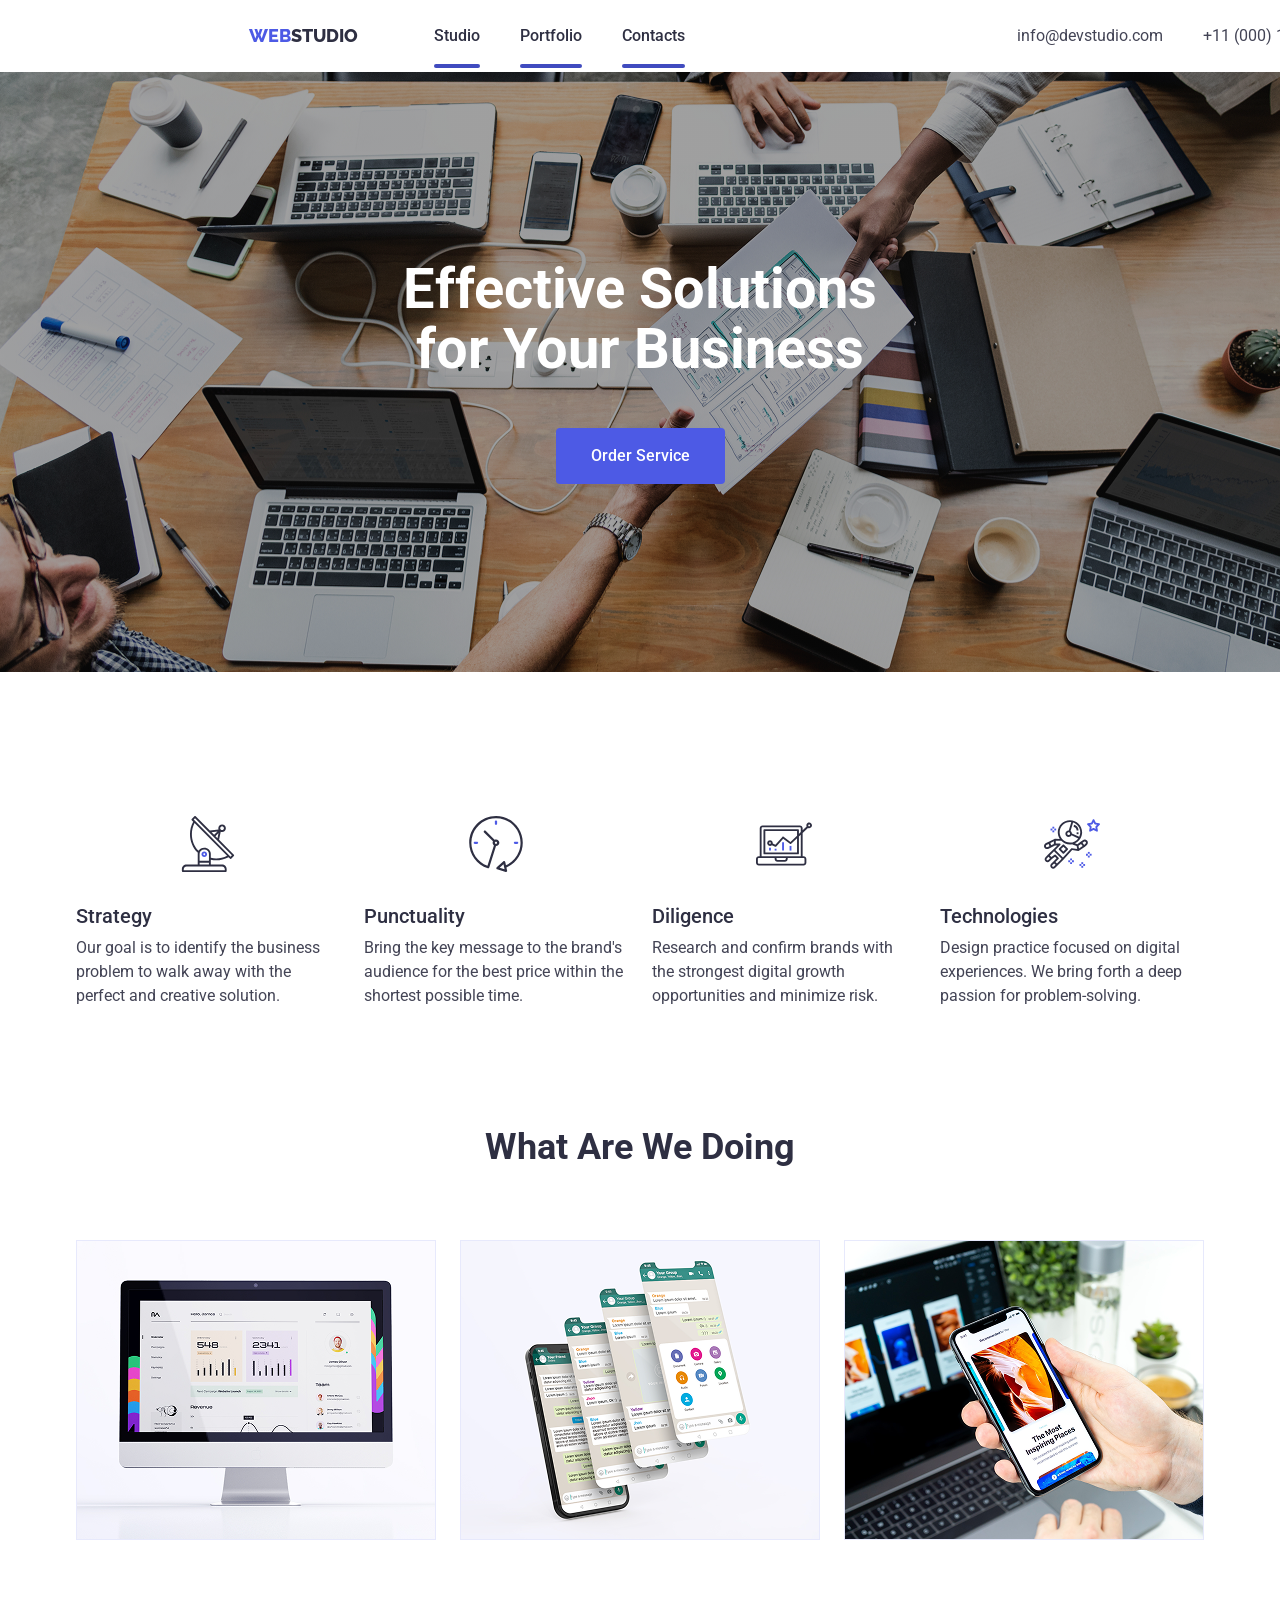
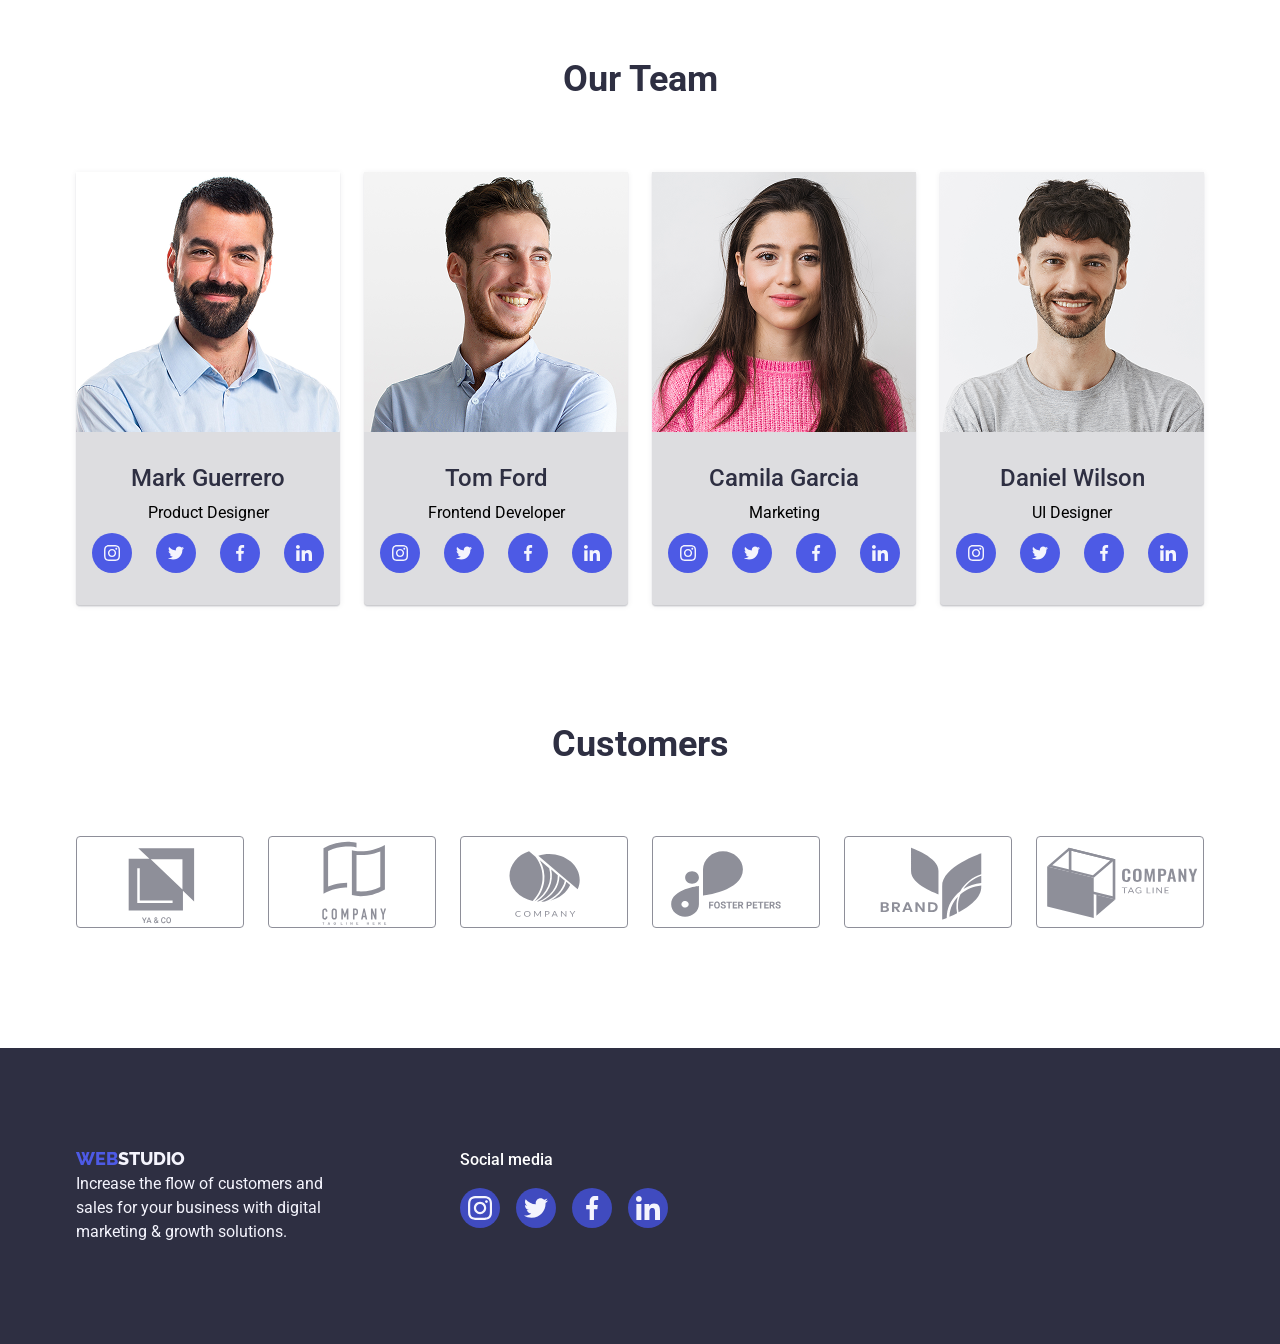
<file: index.html>
<!doctype html>
<html lang="en">
  <head>
    <meta charset="UTF-8" />
    <meta name="viewport" content="width=device-width, initial-scale=1.0" />
    <title>WebStudio</title>
    <link rel="preconnect" href="https://fonts.googleapis.com" />
    <link rel="preconnect" href="https://fonts.gstatic.com" crossorigin />
    <link
      href="https://fonts.googleapis.com/css2?family=Raleway:ital,wght@0,100..900;1,100..900&family=Roboto:ital,wght@0,100..900;1,100..900&display=swap"
      rel="stylesheet"
    />
    <link
      rel="stylesheet"
      href="https://cdnjs.cloudflare.com/ajax/libs/modern-normalize/3.0.1/modern-normalize.min.css"
      integrity="sha512-q6WgHqiHlKyOqslT/lgBgodhd03Wp4BEqKeW6nNtlOY4quzyG3VoQKFrieaCeSnuVseNKRGpGeDU3qPmabCANg=="
      crossorigin="anonymous"
      referrerpolicy="no-referrer"
    />
    <link rel="stylesheet" href="/css/styles.css" />
  </head>
  <body>
    <!-- header -->
    <header>
      <div class="header-container container section">
        <nav class="header-nav">
          <a href="./index/html" class="logo"
            >Web<span class="span-logo">Studio</span></a
          >
          <ul class="nav-list">
            <li class="nav-list-item">
              <a class="nav-list-link current" href="/index.html">Studio</a>
            </li>
            <li class="nav-list-item">
              <a class="nav-list-link current" href="/portfolio.html"
                >Portfolio</a
              >
            </li>
            <li class="nav-list-item">
              <a class="nav-list-link current" href="#">Contacts</a>
            </li>
          </ul>
        </nav>
        <address>
          <ul class="ul-address">
            <li>
              <a href="mailto:info@devstudio.com" class="address"
                >info@devstudio.com</a
              >
            </li>
            <li>
              <a href="tel:+11(000)111-11-11" class="address"
                >+11 (000) 111-11-11</a
              >
            </li>
          </ul>
        </address>
      </div>
    </header>
    <main>
      <!-- Effective Solutions for Your Business -->
      <section class="hero">
        <div class="hero-container container">
          <h1 class="hero-title">Effective Solutions for Your Business</h1>
          <button type="button" class="hero-button" data-modal-open>
            Order Service
          </button>
        </div>
      </section>
      <!-- Options -->
      <section class="options-section">
        <div class="options-container container">
          <h2 class="visually-hidden">Options</h2>
          <ul class="ul-options">
            <li class="options-item">
              <div class="div-options-icon">
                <svg class="options-icon" width="64" height="64">
                  <use href="./sprite.svg#icon-antenna"></use>
                </svg>
              </div>
              <h3 class="options-list">Strategy</h3>
              <p class="options-text">
                Our goal is to identify the business problem to walk away with
                the perfect and creative solution.
              </p>
            </li>
            <li class="options-item">
              <div class="div-options-icon">
                <svg class="options-icon" width="64" height="64">
                  <use href="./sprite.svg#icon-clock"></use>
                </svg>
              </div>
              <h3 class="options-list">Punctuality</h3>
              <p class="options-text">
                Bring the key message to the brand's audience for the best price
                within the shortest possible time.
              </p>
            </li>
            <li class="options-item">
              <div class="div-options-icon">
                <svg class="options-icon" width="64" height="64">
                  <use href="./sprite.svg#icon-diagram"></use>
                </svg>
              </div>
              <h3 class="options-list">Diligence</h3>
              <p class="options-text">
                Research and confirm brands with the strongest digital growth
                opportunities and minimize risk.
              </p>
            </li>
            <li class="options-item">
              <div class="div-options-icon">
                <svg class="options-icon" width="64" height="64">
                  <use href="./sprite.svg#icon-astronaut"></use>
                </svg>
              </div>
              <h3 class="options-list">Technologies</h3>
              <p class="options-text">
                Design practice focused on digital experiences. We bring forth a
                deep passion for problem-solving.
              </p>
            </li>
          </ul>
        </div>
      </section>
      <!-- What are we doing -->
      <section class="section3">
        <div class="container">
          <h2 class="h2-section-3">What Are We Doing</h2>
          <ul class="section-3-list">
            <li>
              <img src="/images/Computer.png" alt="Computer" />
            </li>
            <li>
              <img src="/images/Phone.png" alt="Phone" />
            </li>
            <li>
              <img src="/images/laptop-phone.png" alt="laptop phone" />
            </li>
          </ul>
        </div>
      </section>
      <!-- Our Team -->
      <section class="our-team-section">
        <div class="container">
          <h2 class="our-team">Our Team</h2>
          <ul class="ul-our-team">
            <li class="team-item">
              <img
                src="/images/Mark_Guerrero.png"
                alt="Mark Guerrero"
                width="264"
                height="260"
              />
              <div class="team-container">
                <h2 class="team-list">Mark Guerrero</h2>
                <p class="paragraph">Product Designer</p>

                <div class="div-icons-team">
                  <ul class="ul-icons-team">
                    <li class="icons-social-item">
                      <a
                        class="icons-social-link"
                        href="https://www.instagram.com/"
                      >
                        <svg class="icons-team" width="16" height="16">
                          <use href="./sprite.svg#icon-instagram"></use>
                        </svg>
                      </a>
                    </li>
                    <li class="icons-social-item">
                      <a
                        class="icons-social-link"
                        href="https://www.instagram.com/"
                      >
                        <svg class="icons-team" width="16" height="16">
                          <use href="./sprite.svg#icon-twitter"></use>
                        </svg>
                      </a>
                    </li>
                    <li class="icons-social-item">
                      <a
                        class="icons-social-link"
                        href="https://www.facebook.com/?locale=ru_RU"
                      >
                        <svg class="icons-team" width="16" height="16">
                          <use href="./sprite.svg#icon-facebook"></use>
                        </svg>
                      </a>
                    </li>
                    <li class="icons-social-item">
                      <a
                        class="icons-social-link"
                        href="https://www.instagram.com/"
                      >
                        <svg class="icons-team" width="16" height="16">
                          <use href="./sprite.svg#icon-linkedin"></use>
                        </svg>
                      </a>
                    </li>
                  </ul>
                </div>
              </div>
            </li>
            <li class="team-item">
              <img
                src="/images/Tom_Ford.png"
                alt="Tom Ford"
                width="264"
                height="260"
              />
              <div class="team-container">
                <h2 class="team-list">Tom Ford</h2>
                <p class="paragraph">Frontend Developer</p>
                <ul class="ul-icons-team">
                  <li class="icons-social-item">
                    <a
                      class="icons-social-link"
                      href="https://www.instagram.com/"
                    >
                      <svg class="icons-team" width="16" height="16">
                        <use href="./sprite.svg#icon-instagram"></use>
                      </svg>
                    </a>
                  </li>
                  <li class="icons-social-item">
                    <a
                      class="icons-social-link"
                      href="https://www.instagram.com/"
                    >
                      <svg class="icons-team" width="16" height="16">
                        <use href="./sprite.svg#icon-twitter"></use>
                      </svg>
                    </a>
                  </li>
                  <li class="icons-social-item">
                    <a
                      class="icons-social-link"
                      href="https://www.facebook.com/?locale=ru_RU"
                    >
                      <svg class="icons-team" width="16" height="16">
                        <use href="./sprite.svg#icon-facebook"></use>
                      </svg>
                    </a>
                  </li>
                  <li class="icons-social-item">
                    <a
                      class="icons-social-link"
                      href="https://www.instagram.com/"
                    >
                      <svg class="icons-team" width="16" height="16">
                        <use href="./sprite.svg#icon-linkedin"></use>
                      </svg>
                    </a>
                  </li>
                </ul>
              </div>
            </li>
            <li class="team-item">
              <img
                src="/images/Camila_Garcia.png"
                alt="Camila Garcia"
                width="264"
                height="260"
              />
              <div class="team-container">
                <h2 class="team-list">Camila Garcia</h2>
                <p class="paragraph">Marketing</p>
                <ul class="ul-icons-team">
                  <li class="icons-social-item">
                    <a
                      class="icons-social-link"
                      href="https://www.instagram.com/"
                    >
                      <svg class="icons-team" width="16" height="16">
                        <use href="./sprite.svg#icon-instagram"></use>
                      </svg>
                    </a>
                  </li>
                  <li class="icons-social-item">
                    <a
                      class="icons-social-link"
                      href="https://www.instagram.com/"
                    >
                      <svg class="icons-team" width="16" height="16">
                        <use href="./sprite.svg#icon-twitter"></use>
                      </svg>
                    </a>
                  </li>
                  <li class="icons-social-item">
                    <a
                      class="icons-social-link"
                      href="https://www.facebook.com/?locale=ru_RU"
                    >
                      <svg class="icons-team" width="16" height="16">
                        <use href="./sprite.svg#icon-facebook"></use>
                      </svg>
                    </a>
                  </li>
                  <li class="icons-social-item">
                    <a
                      class="icons-social-link"
                      href="https://www.instagram.com/"
                    >
                      <svg class="icons-team" width="16" height="16">
                        <use href="./sprite.svg#icon-linkedin"></use>
                      </svg>
                    </a>
                  </li>
                </ul>
              </div>
            </li>
            <li class="team-item">
              <img
                src="/images/Daniel_Wilson.png"
                alt="Daniel Wilson"
                width="264"
                height="260"
              />
              <div class="team-container">
                <h2 class="team-list">Daniel Wilson</h2>
                <p class="paragraph">UI Designer</p>
                <ul class="ul-icons-team">
                  <li class="icons-social-item">
                    <a
                      class="icons-social-link"
                      href="https://www.instagram.com/"
                    >
                      <svg class="icons-team" width="16" height="16">
                        <use href="./sprite.svg#icon-instagram"></use>
                      </svg>
                    </a>
                  </li>
                  <li class="icons-social-item">
                    <a
                      class="icons-social-link"
                      href="https://www.instagram.com/"
                    >
                      <svg class="icons-team" width="16" height="16">
                        <use href="./sprite.svg#icon-twitter"></use>
                      </svg>
                    </a>
                  </li>
                  <li class="icons-social-item">
                    <a
                      class="icons-social-link"
                      href="https://www.facebook.com/?locale=ru_RU"
                    >
                      <svg class="icons-team" width="16" height="16">
                        <use href="./sprite.svg#icon-facebook"></use>
                      </svg>
                    </a>
                  </li>
                  <li class="icons-social-item">
                    <a
                      class="icons-social-link"
                      href="https://www.instagram.com/"
                    >
                      <svg class="icons-team" width="16" height="16">
                        <use href="./sprite.svg#icon-linkedin"></use>
                      </svg>
                    </a>
                  </li>
                </ul>
              </div>
            </li>
          </ul>
        </div>
      </section>
      <section>
        <h2 class="our-team">Customers</h2>
        <ul class="ul-customers link">
          <li>
            <a class="icons-customer-link">
              <svg class="icons-customers" width="104" height="56">
                <use href="./sprite.svg#icon-Logo-customers-1"></use>
              </svg>
            </a>
          </li>
          <li>
            <a class="icons-customer-link" href="">
              <svg class="icons-customers" width="104" height="56">
                <use href="./sprite.svg#icon-Logo-customers-2"></use>
              </svg>
            </a>
          </li>
          <li>
            <a class="icons-customer-link" href="">
              <svg class="icons-customers" width="104" height="56">
                <use href="./sprite.svg#icon-Logo-customers-3"></use>
              </svg>
            </a>
          </li>
          <li>
            <a class="icons-customer-link" href="">
              <svg class="icons-customers" width="104" height="56">
                <use href="./sprite.svg#icon-Logo-customers-4"></use>
              </svg>
            </a>
          </li>
          <li>
            <a class="icons-customer-link" href="">
              <svg class="icons-customers" width="104" height="56">
                <use href="./sprite.svg#icon-Logo-customers-5"></use>
              </svg>
            </a>
          </li>
          <li>
            <a class="icons-customer-link" href="">
              <svg class="icons-customers" width="104" height="56">
                <use href="./sprite.svg#icon-Logo-customers-6"></use>
              </svg>
            </a>
          </li>
        </ul>
      </section>
    </main>
    <!-- footer -->
    <section class="footer-section">
      <footer class="container">
        <div class="footer-container">
          <a href="./index.html" class="footer-logo"
            >Web<span class="span-logo-footer">Studio</span></a
          >
          <p class="footer-paragraph">
            Increase the flow of customers and sales for your business with
            digital marketing & growth solutions.
          </p>
        </div>
        <div class="footer-icon-div">
          <p class="footer-p">Social media</p>
          <ul class="footer-icon-list">
            <li class="footer-icon-item">
              <a class="footer-icon-link" href="">
                <svg class="footer-icon" width="24" height="24">
                  <use href="./sprite.svg#icon-instagram"></use>
                </svg>
              </a>
            </li>
            <li class="footer-icon-item">
              <a class="footer-icon-link" href="">
                <svg class="footer-icon" width="24" height="24">
                  <use href="./sprite.svg#icon-twitter"></use>
                </svg>
              </a>
            </li>
            <li class="footer-icon-item">
              <a class="footer-icon-link" href="">
                <svg class="footer-icon" width="24" height="24">
                  <use href="./sprite.svg#icon-facebook"></use>
                </svg>
              </a>
            </li>
            <li class="footer-icon-item">
              <a class="footer-icon-link" href="">
                <svg class="footer-icon" width="24" height="24">
                  <use href="./sprite.svg#icon-linkedin"></use>
                </svg>
              </a>
            </li>
          </ul>
        </div>
      </footer>
    </section>
    <!-- Modal window -->
    <div class="backdrop is-hidden" data-modal>
      <div class="modal">
        <button class="modal-button" type="button" data-modal-close>
          <svg class="modal-button-icon" width="8" height="8">
            <use href="./sprite.svg#icon-close"></use>
          </svg>
        </button>
      </div>
    </div>

    <script src="./modal.js"></script>
  </body>
</html>
</file>
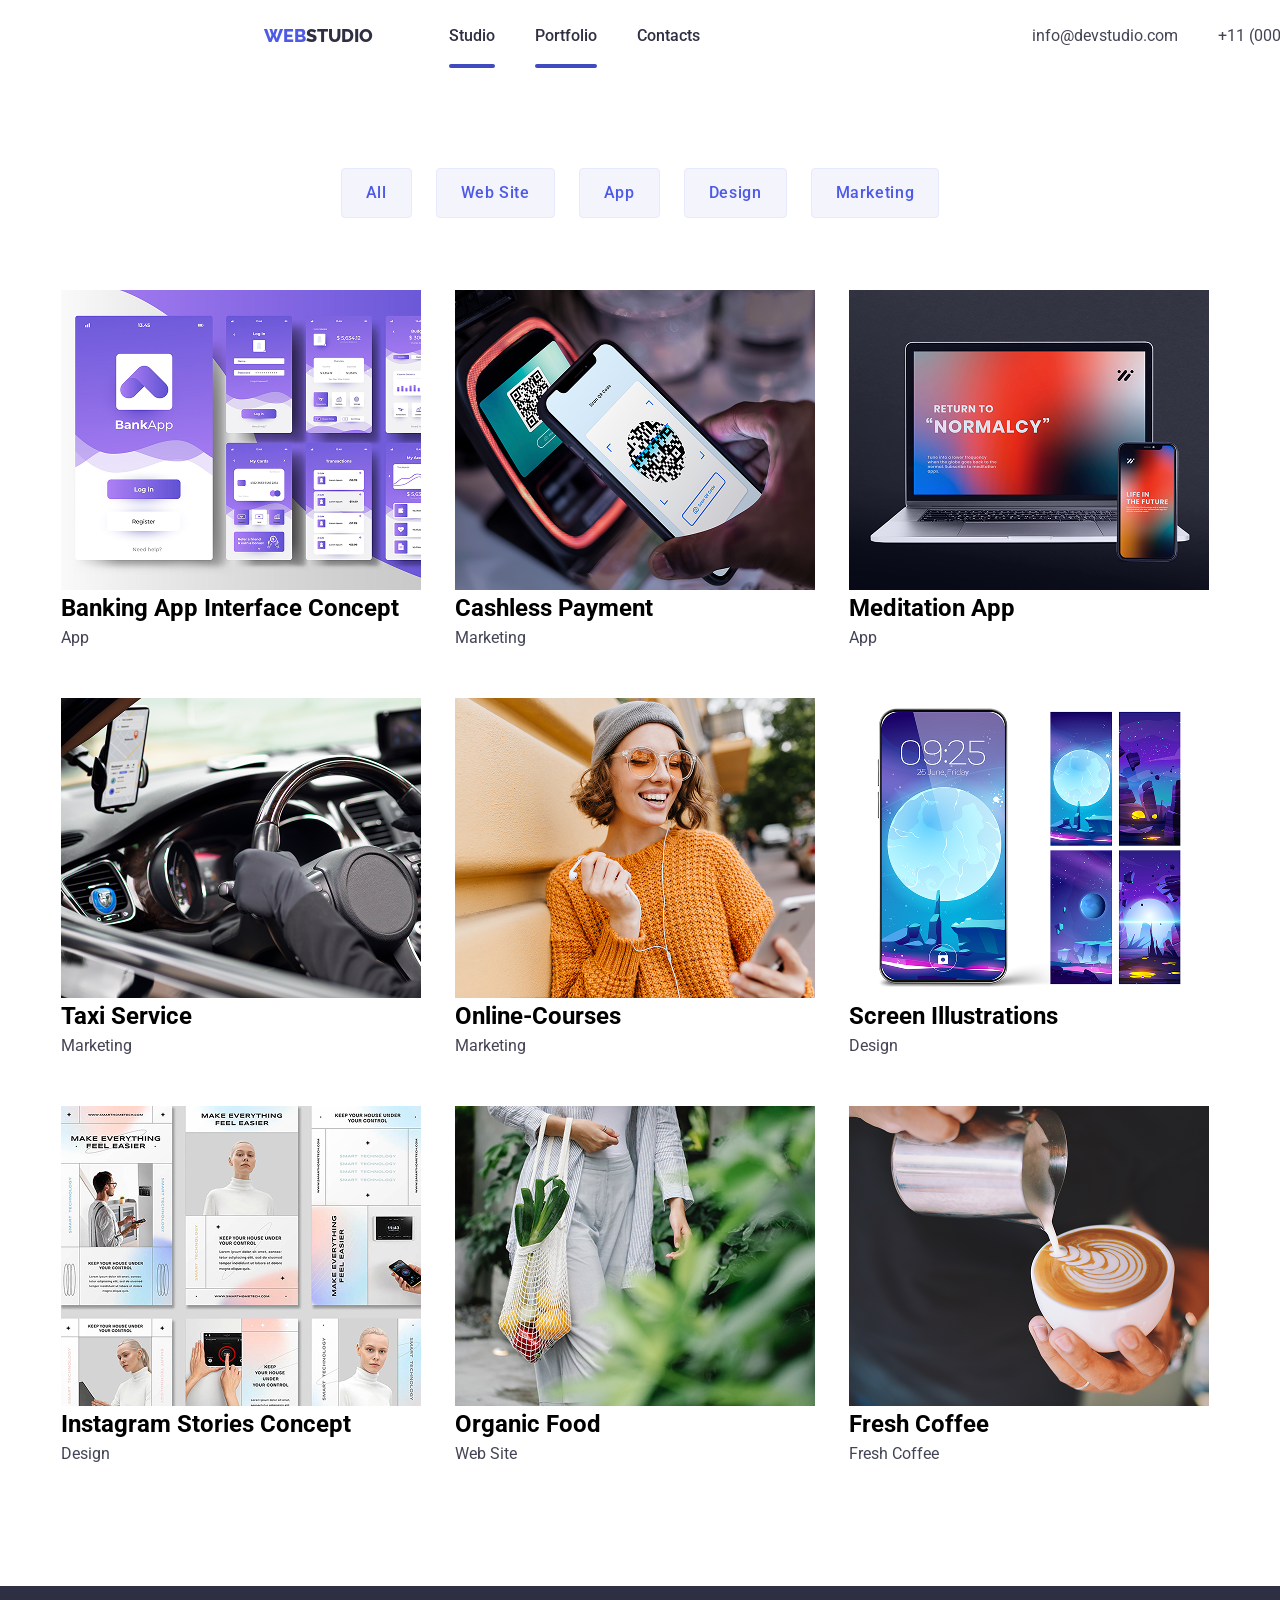
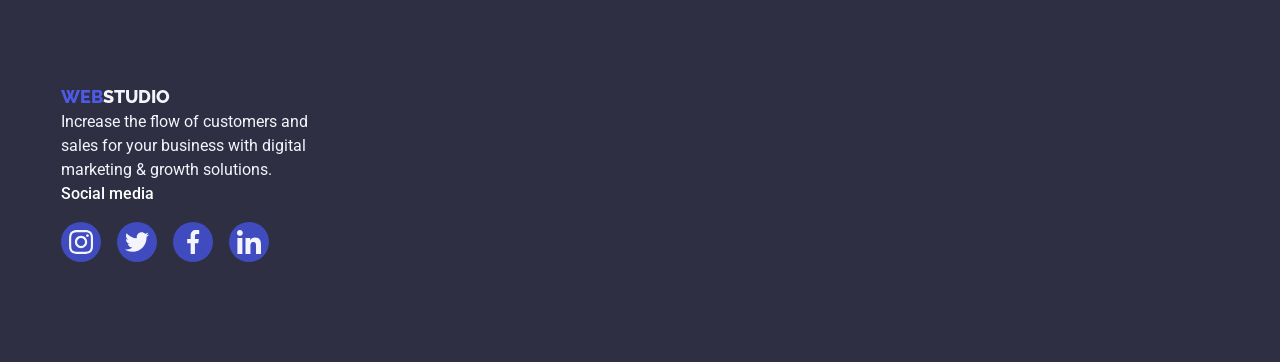
<file: portfolio.html>
<!doctype html>
<html lang="en">
  <head>
    <meta charset="UTF-8" />
    <meta name="viewport" content="width=device-width, initial-scale=1.0" />
    <title>Portfolio</title>
    <link rel="preconnect" href="https://fonts.googleapis.com" />
    <link rel="preconnect" href="https://fonts.gstatic.com" crossorigin />
    <link
      href="https://fonts.googleapis.com/css2?family=Raleway:ital,wght@0,100..900;1,100..900&family=Roboto:ital,wght@0,100..900;1,100..900&display=swap"
      rel="stylesheet"
    />
    <link rel="stylesheet" href="/css/styles.css" />
  </head>
  <body>
    <!-- Header -->
    <header>
      <div class="header-container container">
        <nav class="header-nav">
          <a href="./index/html" class="logo"
            >Web<span class="span-logo">Studio</span></a
          >
          <ul class="nav-list">
            <li>
              <a href="/index.html" class="nav-list-link current">Studio</a>
            </li>
            <li>
              <a href="/portfolio.html" class="nav-list-link current"
                >Portfolio</a
              >
            </li>
            <li>
              <a href="#" class="nav-list-link">Contacts</a>
            </li>
          </ul>
        </nav>

        <!-- Address -->
        <address>
          <ul class="ul-address">
            <li>
              <a href="mailto:info@devstudio.com" class="address"
                >info@devstudio.com</a
              >
            </li>
            <li>
              <a href="tel:+11(000)111-11-11" class="address"
                >+11 (000) 111-11-11</a
              >
            </li>
          </ul>
        </address>
      </div>
    </header>
    <main>
      <div class="container">
        <ul class="button-portfolio">
          <li>
            <button class="button-portfolio-list" type="button">All</button>
          </li>
          <li>
            <button class="button-portfolio-list" type="button">
              Web Site
            </button>
          </li>
          <li>
            <button class="button-portfolio-list" type="button">App</button>
          </li>
          <li>
            <button class="button-portfolio-list" type="button">Design</button>
          </li>
          <li>
            <button class="button-portfolio-list" type="button">
              Marketing
            </button>
          </li>
        </ul>
      </div>

      <section class="portfolio-section">
        <div class="container">
          <ul class="card-set">
            <li class="li-item">
              <div class="portfolio-overlay">
                <img
                  class="portfolio-img"
                  src="/images/Our-Portfolio/Banking-App.png"
                  alt="Banking App Interface Concept"
                />
                <div class="overlay">
                  <p class="overlay-text">
                    14 Stylish and User-Friendly App Design Concepts · Task
                    Manager App · Calorie Tracker App · Exotic Fruit Ecommerce
                    App · Cloud Storage App
                  </p>
                </div>
              </div>
              <h2 class="portfolio-list">Banking App Interface Concept</h2>
              <p class="portfolio-text">App</p>
            </li>
            <li class="li-item">
              <div class="portfolio-overlay">
                <img
                  class="portfolio-img"
                  src="/images/Our-Portfolio/Cashless-Payment.png"
                  alt="Cashless Payment"
                />
                <div class="overlay">
                  <p class="overlay-text">
                    14 Stylish and User-Friendly App Design Concepts · Task
                    Manager App · Calorie Tracker App · Exotic Fruit Ecommerce
                    App · Cloud Storage App
                  </p>
                </div>
              </div>
              <h2 class="portfolio-list">Cashless Payment</h2>
              <p class="portfolio-text">Marketing</p>
            </li>
            <li class="li-item">
              <div class="portfolio-overlay">
                <img
                  class="portfolio-img"
                  src="/images/Our-Portfolio/Meditation-App.png"
                  alt="Meditation App"
                />
                <div class="overlay">
                  <p class="overlay-text">
                    14 Stylish and User-Friendly App Design Concepts · Task
                    Manager App · Calorie Tracker App · Exotic Fruit Ecommerce
                    App · Cloud Storage App
                  </p>
                </div>
              </div>

              <h2 class="portfolio-list">Meditation App</h2>
              <p class="portfolio-text">App</p>
            </li>
            <li class="li-item">
              <div class="portfolio-overlay">
                <img
                  class="portfolio-img"
                  src="/images/Our-Portfolio/Taxi-Service.png"
                  alt="Taxi Service"
                />
                <div class="overlay">
                  <p class="overlay-text">
                    14 Stylish and User-Friendly App Design Concepts · Task
                    Manager App · Calorie Tracker App · Exotic Fruit Ecommerce
                    App · Cloud Storage App
                  </p>
                </div>
              </div>

              <h2 class="portfolio-list">Taxi Service</h2>
              <p class="portfolio-text">Marketing</p>
            </li>
            <li class="li-item">
              <div class="portfolio-overlay">
                <img
                  class="portfolio-img"
                  src="/images/Our-Portfolio/Online-Courses.png"
                  alt="Online Courses"
                />
                <div class="overlay">
                  <p class="overlay-text">
                    14 Stylish and User-Friendly App Design Concepts · Task
                    Manager App · Calorie Tracker App · Exotic Fruit Ecommerce
                    App · Cloud Storage App
                  </p>
                </div>
              </div>

              <h2 class="portfolio-list">Online-Courses</h2>
              <p class="portfolio-text">Marketing</p>
            </li>
            <li class="li-item">
              <div class="portfolio-overlay">
                <img
                  class="portfolio-img"
                  src="/images/Our-Portfolio/Screen-Illustrations.png"
                  alt="Screen Illustrations"
                />
                <div class="overlay">
                  <p class="overlay-text">
                    14 Stylish and User-Friendly App Design Concepts · Task
                    Manager App · Calorie Tracker App · Exotic Fruit Ecommerce
                    App · Cloud Storage App
                  </p>
                </div>
              </div>

              <h2 class="portfolio-list">Screen Illustrations</h2>
              <p class="portfolio-text">Design</p>
            </li>
            <li class="li-item">
              <div class="portfolio-overlay">
                <img
                  class="portfolio-img"
                  class="card-set"
                  src="/images/Our-Portfolio/Instagram-Stories-Concept.png"
                  alt="Instagram Stories Concept"
                />
                <div class="overlay">
                  <p class="overlay-text">
                    14 Stylish and User-Friendly App Design Concepts · Task
                    Manager App · Calorie Tracker App · Exotic Fruit Ecommerce
                    App · Cloud Storage App
                  </p>
                </div>
              </div>

              <h2 class="portfolio-list">Instagram Stories Concept</h2>
              <p class="portfolio-text">Design</p>
            </li>
            <li class="li-item">
              <div class="portfolio-overlay">
                <img
                  class="portfolio-img"
                  src="/images/Our-Portfolio/Organic-Food.png"
                  alt="Organic Food"
                />
                <div class="overlay">
                  <p class="overlay-text">
                    14 Stylish and User-Friendly App Design Concepts · Task
                    Manager App · Calorie Tracker App · Exotic Fruit Ecommerce
                    App · Cloud Storage App
                  </p>
                </div>
              </div>

              <h2 class="portfolio-list">Organic Food</h2>
              <p class="portfolio-text">Web Site</p>
            </li>
            <li class="li-item">
              <div class="portfolio-overlay">
                <img
                  src="/images/Our-Portfolio/Fresh-Coffee.png"
                  alt="Fresh Coffee"
                />
                <div class="overlay">
                  <p class="overlay-text">
                    14 Stylish and User-Friendly App Design Concepts · Task
                    Manager App · Calorie Tracker App · Exotic Fruit Ecommerce
                    App · Cloud Storage App
                  </p>
                </div>
              </div>

              <h2 class="portfolio-list">Fresh Coffee</h2>
              <p class="portfolio-text">Fresh Coffee</p>
            </li>
          </ul>
        </div>
      </section>
    </main>
    <section class="footer-section">
      <footer class="container">
        <div class="footer-container">
          <a href="./index.html" class="footer-logo"
            >Web<span class="span-logo-footer">Studio</span></a
          >
          <p class="footer-paragraph">
            Increase the flow of customers and sales for your business with
            digital marketing & growth solutions.
          </p>
          <div class="footer-icon-div">
            <p class="footer-p">Social media</p>
            <ul class="footer-icon-list">
              <li class="footer-icon-item">
                <a class="footer-icon-link" href="">
                  <svg class="footer-icon" width="24" height="24">
                    <use href="./sprite.svg#icon-instagram"></use>
                  </svg>
                </a>
              </li>
              <li class="footer-icon-item">
                <a class="footer-icon-link" href="">
                  <svg class="footer-icon" width="24" height="24">
                    <use href="./sprite.svg#icon-twitter"></use>
                  </svg>
                </a>
              </li>
              <li class="footer-icon-item">
                <a class="footer-icon-link" href="">
                  <svg class="footer-icon" width="24" height="24">
                    <use href="./sprite.svg#icon-facebook"></use>
                  </svg>
                </a>
              </li>
              <li class="footer-icon-item">
                <a class="footer-icon-link" href="">
                  <svg class="footer-icon" width="24" height="24">
                    <use href="./sprite.svg#icon-linkedin"></use>
                  </svg>
                </a>
              </li>
            </ul>
          </div>
        </div>
      </footer>
    </section>
  </body>
</html>
</file>
<file: css/styles.css>
body {
  font-family: 'Roboto', 'Raleway', sans-serif;
  letter-spacing: 2%;
  font-size: 16px;
  font-weight: 400;
  line-height: 1.5;
  background-color: #ffffff;
  margin: 0;
}

a {
  text-decoration: none;
}
h1,
h2,
h3,
h4,
h5,
h6,
p {
  margin: 0;
}

ul {
  margin: 0;
  padding: 0;
  list-style-type: none;
}

.container {
  width: 1158px;
  margin: 0 auto;
  padding: 0 15px;
}
img {
  display: block;
  max-width: 100%;
  height: auto;
}

button {
  border: none;
  cursor: pointer;
}
/* Nav Section */
.header-container {
  display: flex;
  justify-content: center;
  width: 1440px;
  padding-top: 24px;
}
.logo {
  font-family: 'Raleway', sans-serif;
  color: #4d5ae5;
  font-weight: 800;
  font-size: 18px;
  line-height: 1.16;
  letter-spacing: 3%;
  text-transform: uppercase;
  margin-right: 76px;
  margin-left: 156px;
}
.span-logo {
  color: #2e2f42;
  font-weight: 800;
}
.header-nav {
  display: flex;
  align-items: center;
  padding-bottom: 24px;
}
.nav-list {
  display: flex;
  gap: 40px;
}
.nav-list-link::after {
  content: '';
  position: absolute;
  left: 0;
  top: 40px;
  display: block;
  width: 100%;
  height: 4px;
  border-radius: 2px;
}
.nav-list-link {
  position: relative;
  display: block;
  font-weight: 500;
  color: #2e2f42;
}
.nav-list-link.current::after {
  background-color: #404bbf;
}
.nav-list-link:hover,
.nav-list-link:focus {
  color: #4d5ae5;
}
.ul-address {
  display: flex;
  gap: 40px;
  margin-left: 332px;
}
.address {
  color: #434455;
  font-style: normal;
}
.address:hover {
  color: #4d5ae5;
}
/* Hero Section*/
.hero {
  background-color: #2e2f42;
  margin-bottom: 120px;
  background-image:
    linear-gradient(rgba(17, 17, 17, 0.4), rgba(17, 17, 17, 0.4)),
    url(../images/icons/people-office\ 1.jpg);
  background-repeat: no-repeat;
  background-size: cover;
}
.hero-title {
  color: #ffffff;
  font-weight: 700;
  font-size: 56px;
  line-height: 1.07;
  max-width: 496px;
  margin: 0 auto;
  text-align: center;
  margin-bottom: 48px;
  /* padding-top: 188px; */
}
.hero-container {
  padding: 188px 0;
}

.hero-button {
  display: block;
  text-align: center;
  background-color: #4d5ae5;
  letter-spacing: 4%;
  color: #ffffff;
  font-weight: 500;
  margin-left: auto;
  margin-right: auto;
  min-width: 169px;
  height: 56px;
  border: none;
  border-radius: 4px;
}

.hero-button:hover,
.hero-button:focus {
  background-color: #404bbf;
}

.visually-hidden {
  position: absolute;
  width: 1px;
  height: 1px;
  padding: 0;
  margin: -1px;
  overflow: hidden;
  clip: rect(0, 0, 0, 0); /* Legacy support */
  clip-path: inset(50%); /* Modern approach */
  white-space: nowrap;
  border: 0;
}
.ul-options {
  display: flex;
  gap: 24px;
  padding-bottom: 120px;
}
.options-container {
  /* width: 1128px; */
}
.options-list {
  font-weight: 500;
  font-size: 20px;
  line-height: 1.2;
  color: #2e2f42;
  padding-bottom: 8px;
}
.options-text {
  color: #434455;
}
.options-item {
  width: calc((100% - 24px * 3) / 4);
}
/* Section-3 */
.h2-section-3 {
  font-weight: 700;
  font-size: 36px;
  line-height: 1.11;
  text-align: center;
  color: #2e2f42;
  padding-bottom: 72px;
}
.section3 {
  padding-bottom: 120px;
}
.section-3-list {
  display: flex;
  gap: 24px;
}
/* Our Team*/

.icons-social-link {
  display: flex;
  justify-content: center;
  align-items: center;
  width: 40px;
  height: 40px;
  background-color: #4d5ae5;
  border-radius: 50%;
}
.ul-icons-team {
  display: flex;
  gap: 24px;
  justify-content: center;
  align-items: center;
  padding-top: 8px;
}
.icons-social-link:hover,
.icons-social-link:focus {
  cursor: pointer;
  background-color: aqua;
}
.icons-team {
}
.our-team-section {
  padding-bottom: 120px;
}
.ul-our-team {
  display: flex;
  gap: 24px;
  flex-wrap: wrap;
}
.our-team {
  font-weight: 700;
  font-size: 36px;
  line-height: 1.11;
  text-align: center;
  color: #2e2f42;
  padding-bottom: 72px;
}
.team-container {
  padding: 32px 0;
}
.team-item {
  border-radius: 0px 0px 4px 4px;
  background: #2e2f4229;
  box-shadow:
    0px 2px 1px 0px rgba(46, 47, 66, 0.08),
    0px 1px 1px 0px rgba(46, 47, 66, 0.16),
    0px 1px 6px 0px rgba(46, 47, 66, 0.08);
  width: calc((100% - 72px) / 4);
}
.team-list {
  font-weight: 500;
  font-style: 20px;
  line-height: 1.2;
  color: #2e2f42;
  text-align: center;
  padding-bottom: 8px;
}
.paragraph {
  text-align: center;
}
.Our-Portfolio {
  font-weight: 700;
  font-size: 36px;
  line-height: 1.11;
  text-align: center;
  color: #2e2f42;
}
.portfolio-img {
}
.portfolio-overlay {
  position: relative;
}
.overlay-text {
  padding: 40px;
  color: #f4f4fd;
}
.portfolio-overlay {
  overflow: hidden;
}
.overlay {
  position: absolute;
  top: 0;
  left: 0;
  width: 100%;
  height: 100%;
  background-color: #4d5ae5;
  transform: translateY(100%);
  transition-property: transform;
  transition-duration: 400ms;
  transition-timing-function: ease;
  transition-delay: 0s;
}
.li-item:hover .overlay {
  transform: translateY(0);
}
.li-item {
}
.ortfolio-list {
  font-weight: 500;
  font-style: 20px;
  line-height: 1.2;
  color: #2e2f42;
  padding-bottom: 8px;
  padding-top: 32px;
}
.portfolio-text {
  color: #434455;
}
/* Portfolio */
.button-portfolio {
  display: flex;
  gap: 24px;
  justify-content: center;
  padding-top: 96px;
  padding-bottom: 72px;
}
.button-portfolio-list {
  color: #4d5ae5;
  font-family: 'Roboto', sans-serif;
  font-size: 16px;
  font-weight: 500;
  line-height: 1.5;
  letter-spacing: 0.04em;
  background: #f4f4fd;
  padding: 12px 24px;
  border: 1px solid #e7e9fc;
  border-radius: 4px;
}
.button-portfolio-list:hover,
.button-portfolio-list:focus {
  background-color: #404bbf;
  color: #ffffff;
  border: 1px solid transparent;
}
.div-options-icon {
  display: flex;
  width: 264px;
  height: 112px;
  justify-content: center;
  align-items: center;
}
.options-item {
}
.options-icon {
  padding-bottom: 8px;
}
/* Our Team*/

/* Customers */
.ul-customers {
  padding-bottom: 120px;
}
.icons-customers {
  display: flex;
  width: 100%;
  height: 100%;
  align-items: center;
  justify-content: center;
  border: 1px solid #8e8f99;
  border-radius: 4px;
}
.icons-customers:hover,
.icons-customers:focus {
  cursor: pointer;
  fill: #4d5ae5;
  border: 1px solid #4d5ae5;
}

.icons-customers {
  width: 168px;
  min-height: 88px;
}
.ul-customers {
  display: flex;
  gap: 24px;
  justify-content: center;
  align-items: center;
}
/* footer */
.footer-section {
  background-color: #2e2f42;
  padding: 100px 0;
}
footer.container {
  display: flex;
  align-items: flex-start;
  gap: 120px;
}
.footer-media {
  font-family: 500;
  letter-spacing: 2%;
  color: #ffffff;
}
.footer-paragraph {
  color: #f4f4fd;
  max-width: 264px;
}
.footer-logo {
  font-family: 'Raleway', sans-serif;
  color: #4d5ae5;
  font-weight: 800;
  font-size: 18px;
  line-height: 1.16;
  letter-spacing: 3%;
  text-transform: uppercase;
  margin-right: 76px;
}
.span-logo-footer {
  color: #f4f4fd;
}
.footer-icon-list {
  display: flex;
  gap: 16px;
}
.footer-icon-link {
  display: flex;
  justify-content: center;
  align-items: center;
  width: 40px;
  height: 40px;
  background-color: #404bbf;
  border-radius: 50%;
}
.footer-icon-link:hover,
.footer-icon-link:focus {
  background-color: aqua;
}
.footer-icon {
}
.footer-p {
  font-weight: 500;
  color: #ffffff;
  letter-spacing: 2%;
  padding-bottom: 16px;
}
.footer-icon-div {
  padding-left: 0;
}
.card-set {
  display: flex;
  flex-wrap: wrap;
  row-gap: 48px;
  column-gap: 24px;
}
.li-item {
  width: calc((100% - 24px * 2) / 3);
}
.portfolio-section {
  padding-bottom: 120px;
}
/* modal */
.backdrop {
  position: fixed;
  top: 0;
  left: 0;
  width: 100%;
  height: 100%;
  background-color: rgba(17, 17, 17, 0.5);

  transition:
    opacity 300ms ease-out,
    visibility 300ms ease-out;
}
.modal {
  position: absolute;
  top: 50%;
  left: 50%;
  transform: translateX(-50%) translateY(-50%);
  width: 408px;
  min-height: 584px;
  border-radius: 4px;
  background-color: #fcfcfc;
}
.modal-button {
  position: absolute;
  top: 24px;
  right: 24px;
  display: flex;
  justify-content: center;
  align-items: center;
  border: 1px solid black;
  border-radius: 50%;
  padding: 8px;
}
.modal-button-icon {
}
.backdrop.is-hidden {
  opacity: 0;
  visibility: hidden;
  pointer-events: none;
}
</file>
